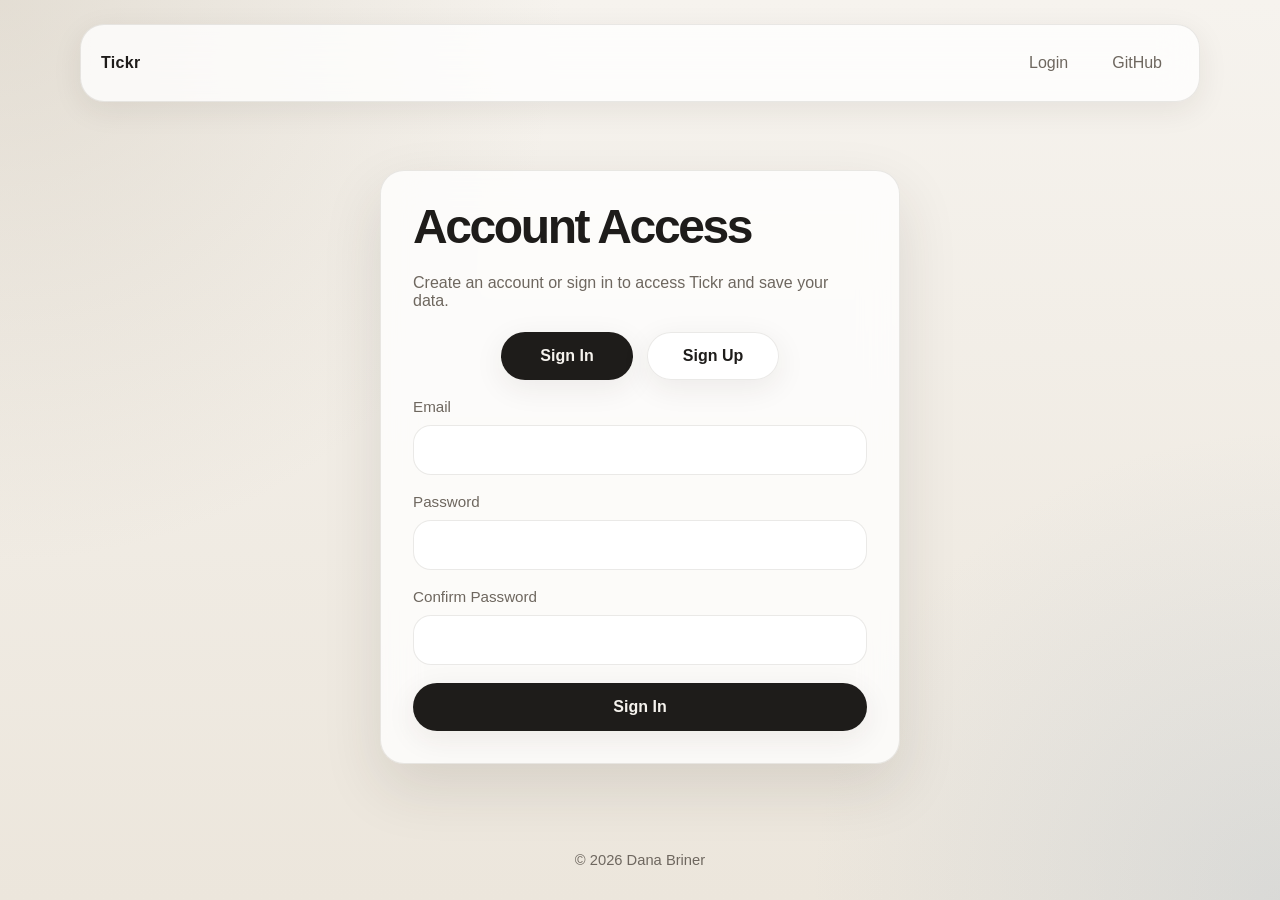
<file: docs/app.html>
<!doctype html>
<html lang="en">
  <head>
    <meta charset="utf-8" />
    <meta name="viewport" content="width=device-width, initial-scale=1" />
    <title>Tickr App</title>
    <link rel="stylesheet" href="assets/styles.css" />
  </head>
  <body data-page="app">
    <div class="siteShell">
      <header class="topNav surface">
        <a class="brand" href="./index.html">Tickr</a>
        <nav class="navLinks" aria-label="Primary">
          <button id="logout-button" class="navButton" type="button">Logout</button>
          <a href="https://github.com/dmbriner/tickr" target="_blank" rel="noreferrer">GitHub</a>
        </nav>
      </header>

      <main class="authWrap">
        <section class="authCard surface">
          <h1>Your Tickr Account</h1>
          <p id="app-status" class="statusText">Checking session...</p>
          <div id="private-state" class="privateState" hidden>
            <div class="fieldReadout">
              <span>Email</span>
              <strong id="private-email"></strong>
            </div>
            <div class="fieldReadout">
              <span>Status</span>
              <strong id="private-ok"></strong>
            </div>
            <div class="fieldReadout">
              <span>Saved API Profiles</span>
              <strong id="private-profiles-count"></strong>
            </div>
            <div class="fieldReadout">
              <span>Saved Analyses</span>
              <strong id="private-analyses-count"></strong>
            </div>
          </div>
          <p id="app-error" class="inlineError" role="alert" hidden></p>
        </section>
      </main>

      <footer class="siteFooter">
        <span>&copy; <span data-current-year></span> Dana Briner</span>
      </footer>
    </div>
    <script src="assets/config.js"></script>
    <script src="assets/app.js"></script>
  </body>
</html>
</file>
<file: docs/assets/styles.css>
:root {
  color-scheme: light dark;
  --bg: #f6f3ee;
  --bg-strong: #ece6dc;
  --surface: rgba(255, 255, 255, 0.78);
  --surface-strong: rgba(255, 255, 255, 0.92);
  --text: #1e1c1a;
  --muted: #6e675f;
  --border: rgba(48, 39, 28, 0.1);
  --shadow: 0 24px 60px rgba(46, 38, 29, 0.12);
  --shadow-soft: 0 8px 30px rgba(46, 38, 29, 0.08);
  --accent: #1e1c1a;
  --accent-soft: rgba(30, 28, 26, 0.08);
  --focus: #4f7cff;
  --radius-xl: 24px;
  --radius-lg: 20px;
  --radius-pill: 999px;
  --transition: 180ms ease;
  font-family:
    -apple-system, BlinkMacSystemFont, "Segoe UI", sans-serif, "Apple Color Emoji",
    "Segoe UI Emoji";
}

@media (prefers-color-scheme: dark) {
  :root {
    --bg: #111111;
    --bg-strong: #161616;
    --surface: rgba(26, 26, 26, 0.72);
    --surface-strong: rgba(28, 28, 28, 0.9);
    --text: #f5f1ea;
    --muted: #b8afa5;
    --border: rgba(255, 255, 255, 0.08);
    --shadow: 0 24px 60px rgba(0, 0, 0, 0.28);
    --shadow-soft: 0 8px 30px rgba(0, 0, 0, 0.18);
    --accent: #f5f1ea;
    --accent-soft: rgba(255, 255, 255, 0.08);
    --focus: #8fb0ff;
  }
}

* {
  box-sizing: border-box;
}

html,
body {
  margin: 0;
  min-height: 100%;
}

body {
  color: var(--text);
  background:
    radial-gradient(circle at top left, rgba(193, 182, 163, 0.35), transparent 36%),
    radial-gradient(circle at bottom right, rgba(151, 173, 196, 0.22), transparent 30%),
    linear-gradient(180deg, var(--bg), var(--bg-strong));
}

a,
button,
input {
  transition:
    transform var(--transition),
    background-color var(--transition),
    border-color var(--transition),
    box-shadow var(--transition),
    opacity var(--transition);
}

@media (prefers-reduced-motion: reduce) {
  *,
  *::before,
  *::after {
    animation: none !important;
    transition-duration: 1ms !important;
    scroll-behavior: auto !important;
  }
}

a {
  color: inherit;
  text-decoration: none;
}

button,
input {
  font: inherit;
}

:focus-visible {
  outline: 3px solid var(--focus);
  outline-offset: 3px;
}

.siteShell {
  width: min(1120px, calc(100vw - 32px));
  margin: 0 auto;
  min-height: 100vh;
  display: grid;
  grid-template-rows: auto 1fr auto;
  gap: 28px;
  padding: 24px 0 28px;
}

.surface {
  background: var(--surface);
  border: 1px solid var(--border);
  border-radius: var(--radius-xl);
  box-shadow: var(--shadow-soft);
  backdrop-filter: blur(18px);
}

.topNav {
  display: flex;
  align-items: center;
  justify-content: space-between;
  padding: 18px 20px;
}

.brand {
  font-size: 1rem;
  font-weight: 700;
  letter-spacing: 0.02em;
}

.navLinks {
  display: flex;
  align-items: center;
  gap: 10px;
}

.navLinks a,
.navButton {
  border: 1px solid transparent;
  border-radius: var(--radius-pill);
  padding: 10px 16px;
  color: var(--muted);
  background: transparent;
  cursor: pointer;
}

.navLinks a:hover,
.navButton:hover {
  color: var(--text);
  background: var(--accent-soft);
}

.hero {
  display: grid;
  place-items: center;
  min-height: min(72vh, 760px);
  padding: clamp(48px, 8vw, 120px);
  box-shadow: var(--shadow);
}

.heroInner {
  display: grid;
  justify-items: center;
  gap: 28px;
  text-align: center;
}

.hero h1,
.authCard h1 {
  margin: 0;
  font-size: clamp(2.9rem, 8vw, 5.8rem);
  line-height: 0.98;
  letter-spacing: -0.05em;
  font-weight: 700;
}

.buttonRow {
  display: flex;
  flex-wrap: wrap;
  justify-content: center;
  gap: 14px;
}

.button {
  display: inline-flex;
  align-items: center;
  justify-content: center;
  min-width: 132px;
  border-radius: var(--radius-pill);
  padding: 14px 22px;
  border: 1px solid transparent;
  font-weight: 600;
  cursor: pointer;
  box-shadow: var(--shadow-soft);
}

.button:hover {
  transform: translateY(-1px);
}

.button.primary {
  background: var(--accent);
  color: var(--bg);
}

.button.secondary {
  background: var(--surface-strong);
  color: var(--text);
  border-color: var(--border);
}

.authWrap {
  display: grid;
  place-items: center;
  padding: 24px 0 36px;
}

.authCard {
  width: min(520px, 100%);
  padding: 32px;
  box-shadow: var(--shadow);
}

.authCard h1 {
  font-size: clamp(2rem, 7vw, 3rem);
  margin-bottom: 24px;
}

.formStack {
  display: grid;
  gap: 18px;
}

.field,
.fieldReadout {
  display: grid;
  gap: 10px;
}

.field span,
.fieldReadout span {
  color: var(--muted);
  font-size: 0.95rem;
}

.field input {
  width: 100%;
  border-radius: 18px;
  border: 1px solid var(--border);
  background: var(--surface-strong);
  color: var(--text);
  padding: 15px 16px;
  box-shadow: inset 0 1px 0 rgba(255, 255, 255, 0.08);
}

.field input:hover {
  border-color: rgba(79, 124, 255, 0.28);
}

.statusText {
  margin: 0;
  color: var(--muted);
}

.authModeRow {
  margin: 22px 0 18px;
}

.privateState {
  display: grid;
  gap: 16px;
  margin-top: 24px;
}

.inlineError {
  margin: 0;
  color: #b64545;
  font-size: 0.95rem;
}

.inlineSuccess {
  margin: 0;
  color: #2e7d4f;
  font-size: 0.95rem;
}

@media (prefers-color-scheme: dark) {
  .inlineError {
    color: #ff9d9d;
  }

  .inlineSuccess {
    color: #9de0b4;
  }
}

.siteFooter {
  display: flex;
  justify-content: center;
  padding: 8px 0 4px;
  color: var(--muted);
  font-size: 0.92rem;
}

@media (max-width: 720px) {
  .siteShell {
    width: min(100vw - 20px, 1120px);
    gap: 20px;
    padding-top: 12px;
  }

  .topNav {
    padding: 14px;
  }

  .navLinks {
    gap: 6px;
  }

  .navLinks a,
  .navButton {
    padding: 9px 12px;
  }

  .hero {
    min-height: 64vh;
    padding: 32px 20px;
  }

  .authCard {
    padding: 24px 20px;
  }

  .buttonRow {
    width: 100%;
  }

  .button {
    width: 100%;
  }
}
</file>
